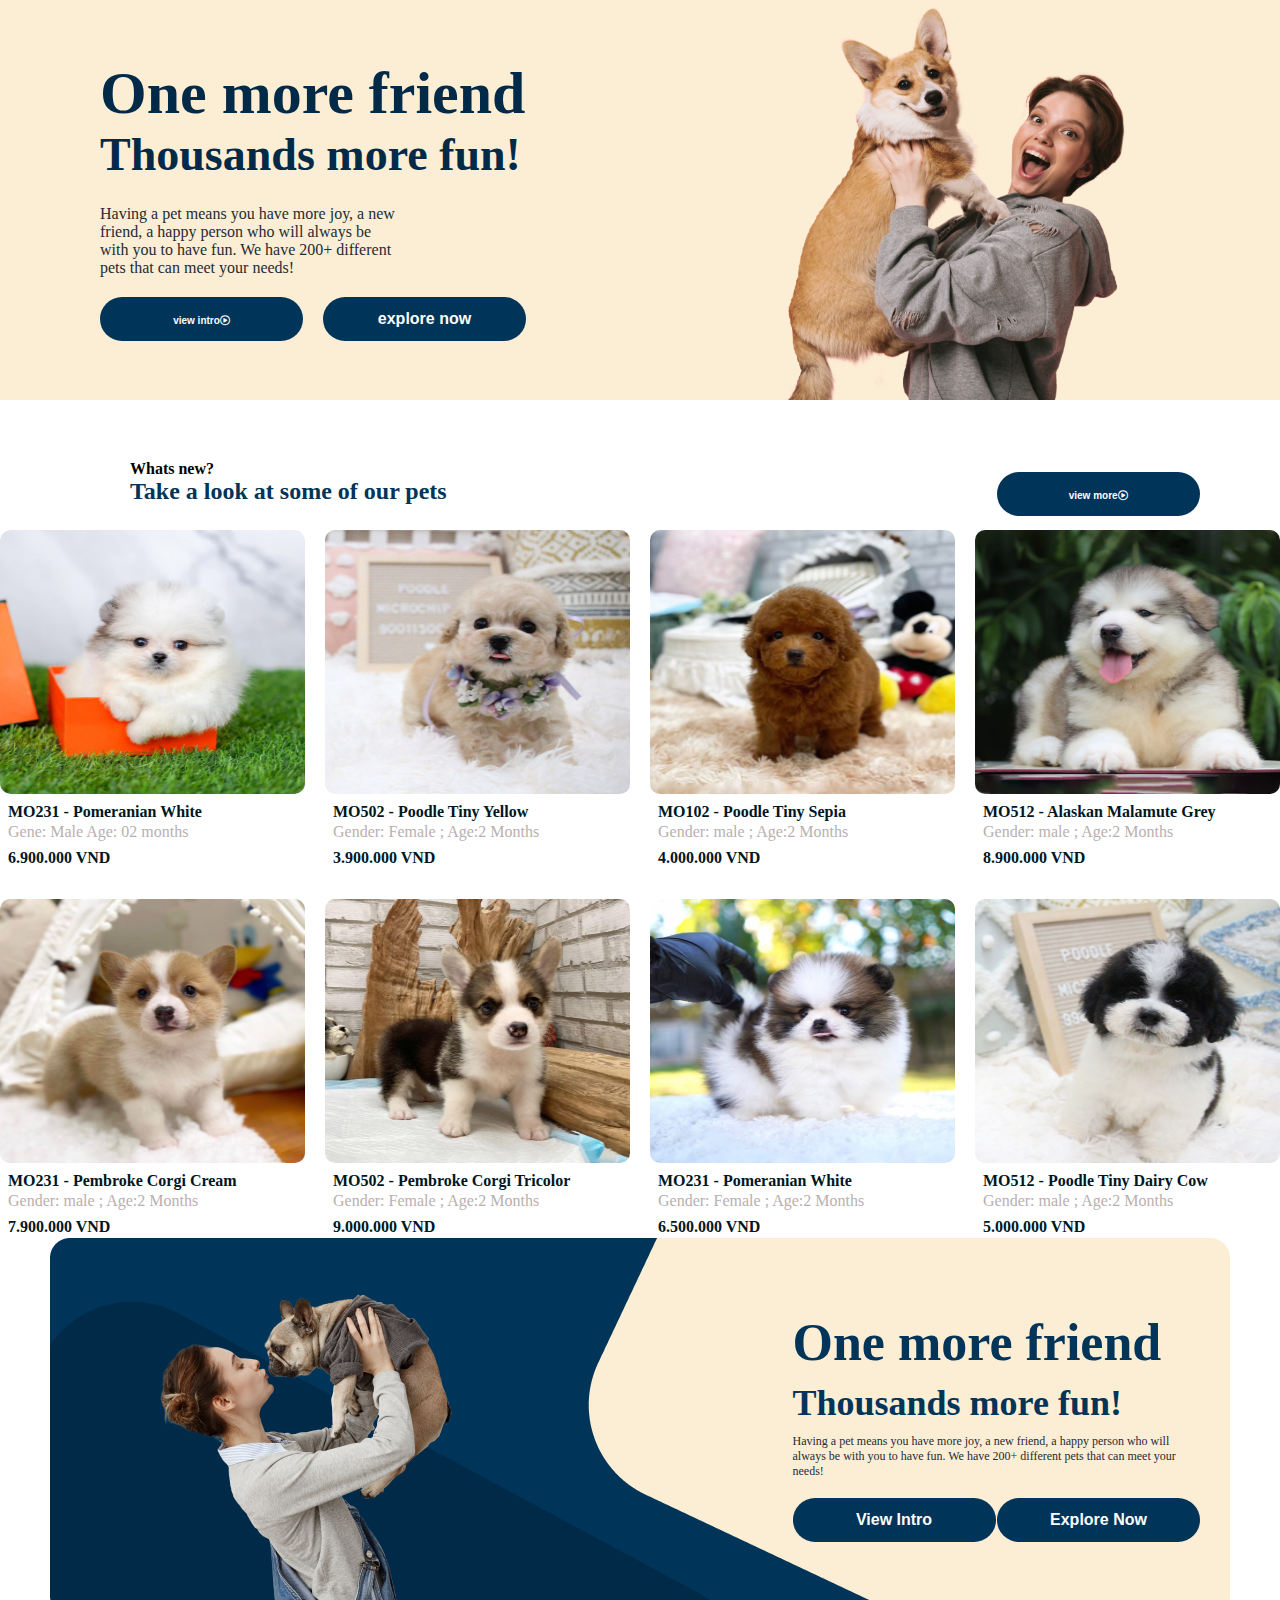
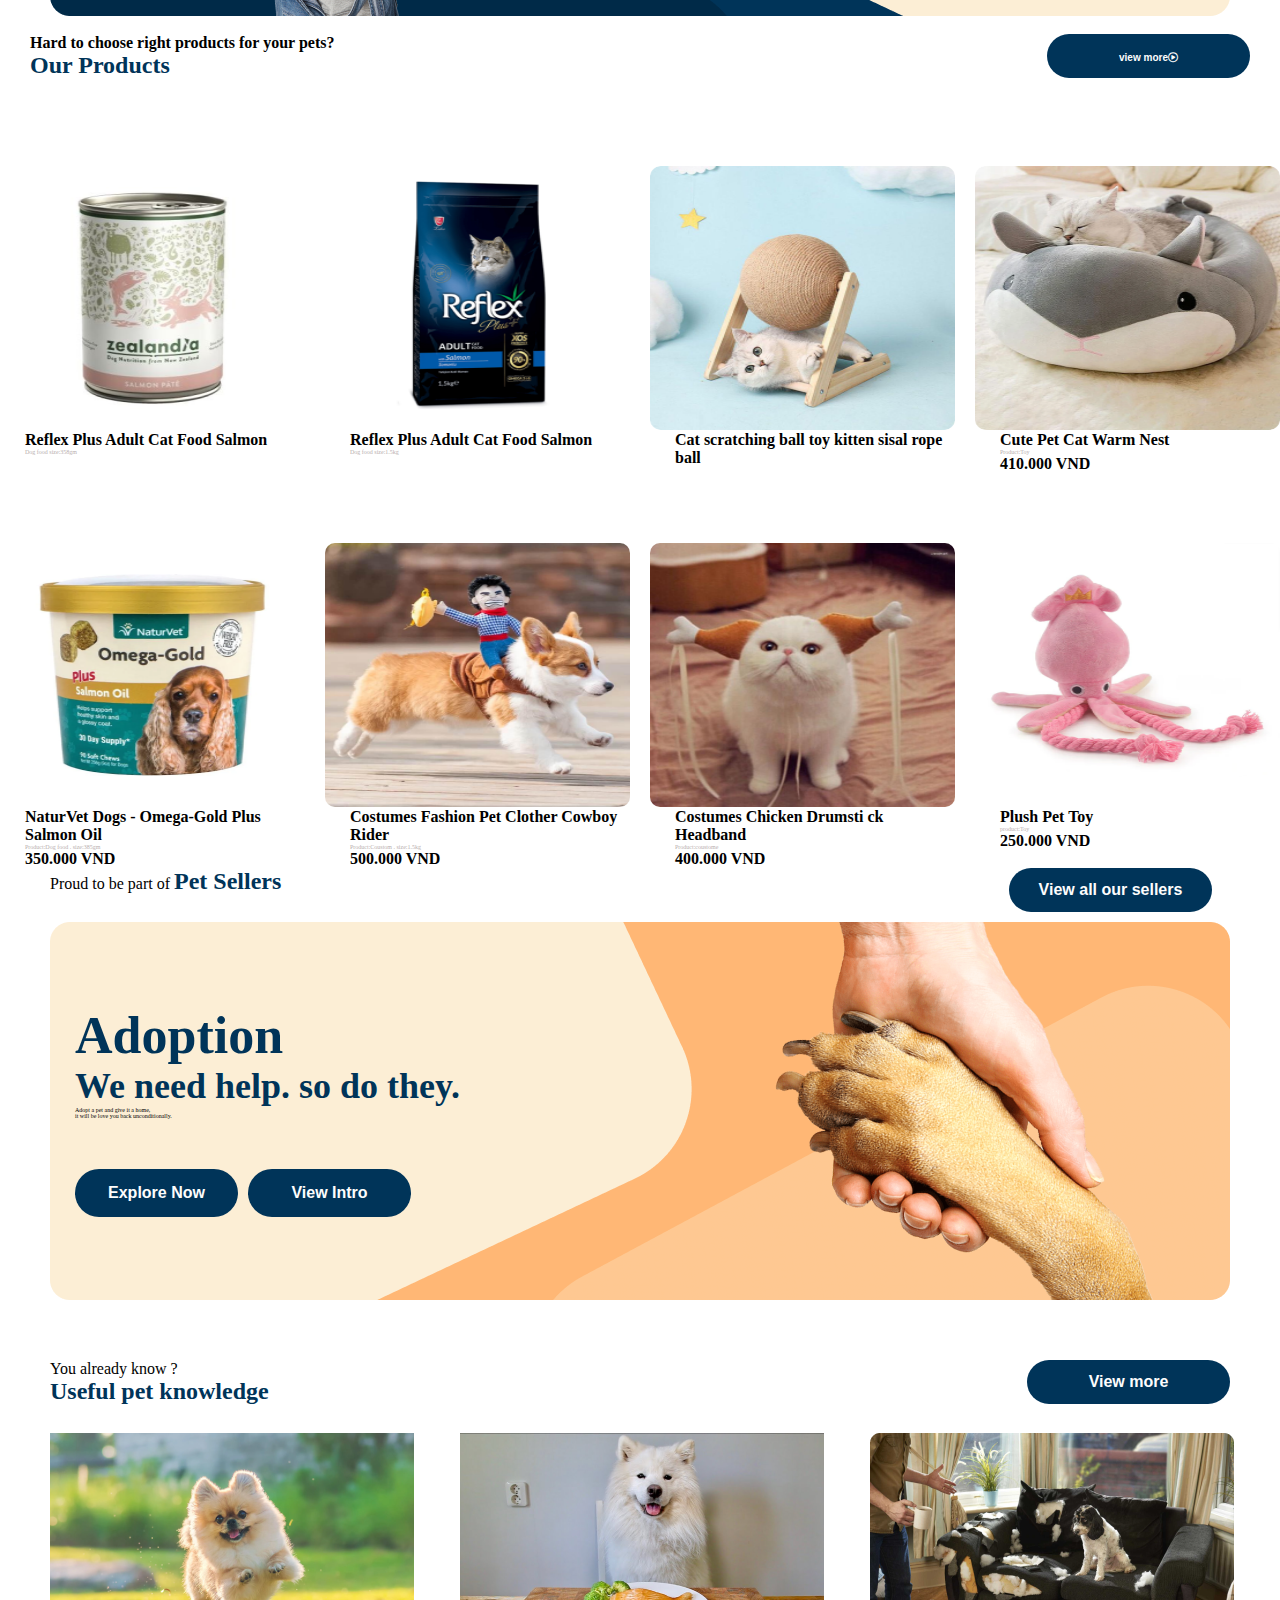
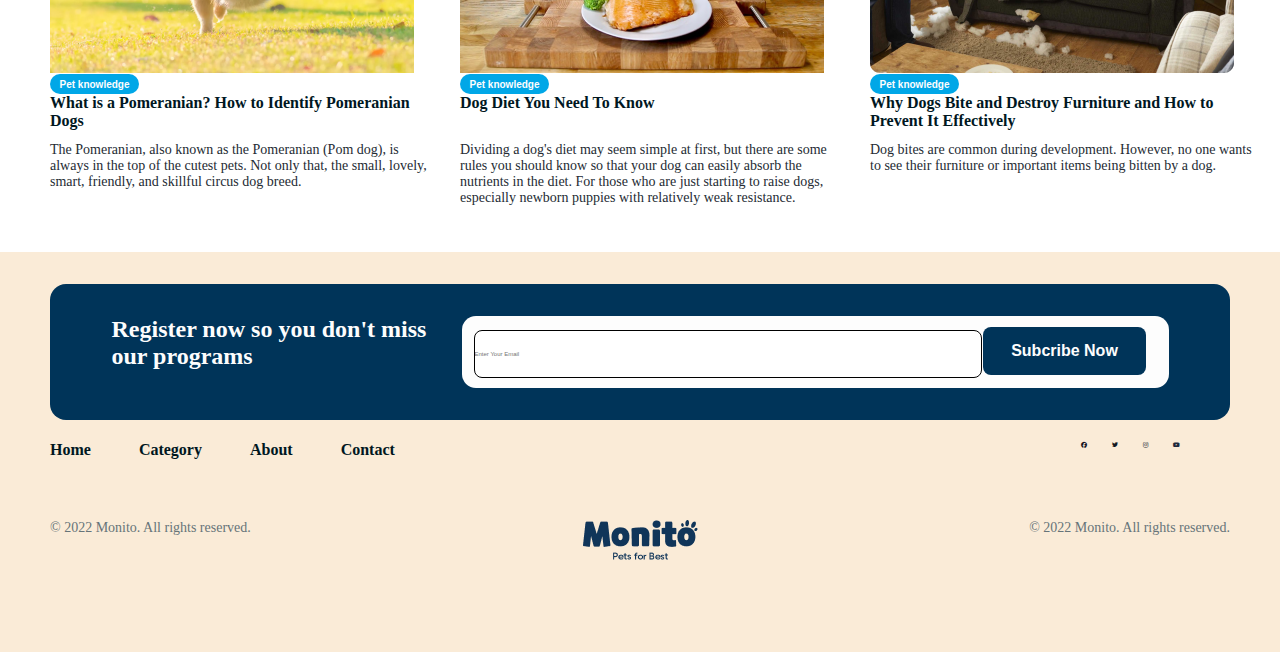
<file: index.html>
<!DOCTYPE html>
<html lang="en">
  <head>
    <meta charset="UTF-8" />
    <meta name="viewport" content="width=device-width, initial-scale=1.0" />
    <title>Monito</title>
    <link rel="stylesheet" href="./style.css" />
    <link
      rel="stylesheet"
      href="https://cdnjs.cloudflare.com/ajax/libs/font-awesome/6.7.2/css/all.min.css"
      integrity="sha512-Evv84Mr4kqVGRNSgIGL/F/aIDqQb7xQ2vcrdIwxfjThSH8CSR7PBEakCr51Ck+w+/U6swU2Im1vVX0SVk9ABhg=="
      crossorigin="anonymous"
      referrerpolicy="no-referrer"
    />
    <link
      rel="stylesheet"
      href="https://cdnjs.cloudflare.com/ajax/libs/font-awesome/6.7.2/css/all.min.css"
      integrity="sha512-Evv84Mr4kqVGRNSgIGL/F/aIDqQb7xQ2vcrdIwxfjThSH8CSR7PBEakCr51Ck+w+/U6swU2Im1vVX0SVk9ABhg=="
      crossorigin="anonymous"
      referrerpolicy="no-referrer"
    />
  </head>
  <body>
    <!-- <div class="nav">
      <div class="nav-logo">
        <img src="/image.png/monito.png" alt="main-logo" />
      </div>
      <ul>
        <li><a href="#">home</a></li>
        <li><a href="#">catagory</a></li>
        <li><a href="#">about</a></li>
        <li><a href="#">contact</a></li>
      </ul>
      <div class="search">
        <label for="search-box">
          <i class="fa-solid fa-magnifying-glass" style="color: #7a7882"></i
        ></label>
        <input
          type="search-box"
          name="search-box"
          id="search-box"
          placeholder="Search something here!"
        />
      </div>
      <a href="#"><button>join the community</button></a>
      <label for="country-select" class="country-img">
        <img src="/image.png/cuntry.logo.png" alt="country" />
      </label>
      <select name="country-select" id="country-select">
        <option value="VND">
          <span>VND</span>
        </option>
      </select>
    </div> -->
    <div class="container-main-wrapper">
      <div class="hero-section">
        <div class="hero-left">
          <h1>One more friend</h1>
          <h2>Thousands more fun!</h2>
          <p>
            Having a pet means you have more joy, a new friend, a happy person
            who will always be with you to have fun. We have 200+ different pets
            that can meet your needs!
          </p>
          <div class="hero-left-button">
            <a href="#"
              ><button>
                <span>view intro</span
                ><i class="fa-regular fa-circle-play"></i></button
            ></a>
            <a href="#"><button>explore now</button></a>
          </div>
        </div>
        <div class="hero-right">
          <img src="/monito.png/Group 1.png" alt="pet with human" />
        </div>
      </div>
    </div>
    <div class="pet-section">
      <div class="pet-left">
        <h4>Whats new?</h4>
        <h2>Take a look at some of our pets</h2>
      </div>
      <div class="pet-button">
        <a href="#"
          ><button>
            <span>view more</span
            ><i class="fa-regular fa-circle-play"></i></button
        ></a>
      </div>
    </div>
    <div class="pet-card">
      <div class="pet-img">
        <img src="/monito.png/image 1.png" alt="" />
        <p>MO231 - Pomeranian White</p>
        <span>Gene: Male Age: 02 months</span>
        <p>6.900.000 VND</p>
      </div>
      <div class="pet-img">
        <img src="/monito.png/image 2.png" alt="" />
        <p>MO502 - Poodle Tiny Yellow</p>
        <span>Gender: Female ; Age:2 Months</span>
        <p>3.900.000 VND</p>
      </div>
      <div class="pet-img">
        <img src="/monito.png/image 3.png" alt="" />
        <p>MO102 - Poodle Tiny Sepia</p>
        <span>Gender: male ; Age:2 Months</span>
        <p>4.000.000 VND</p>
      </div>
      <div class="pet-img">
        <img src="/monito.png/image 4.png" alt="" />
        <p>MO512 - Alaskan Malamute Grey</p>
        <span>Gender: male ; Age:2 Months</span>
        <p>8.900.000 VND</p>
      </div>
    </div>
    <div class="pet-card2">
      <div class="pet-card2-img1">
        <img src="/monito.png/image 5.png" alt="" />
        <p>MO231 - Pembroke Corgi Cream</p>
        <span>Gender: male ; Age:2 Months</span>
        <p>7.900.000 VND</p>
      </div>
      <div class="pet-card2-img2">
        <img src="/monito.png/image 6.png" alt="" />
        <p>MO502 - Pembroke Corgi Tricolor</p>
        <span>Gender: Female ; Age:2 Months</span>
        <p>9.000.000 VND</p>
      </div>
      <div class="pet-card2-img3">
        <img src="/monito.png/image 7.png" alt="" />
        <p>MO231 - Pomeranian White</p>
        <span>Gender: Female ; Age:2 Months</span>
        <p>6.500.000 VND</p>
      </div>
      <div class="pet-card2-img4">
        <img src="/monito.png/image 8.png" alt="" />
        <p>MO512 - Poodle Tiny Dairy Cow</p>
        <span>Gender: male ; Age:2 Months</span>
        <p>5.000.000 VND</p>
      </div>
    </div>
    <div class="banner">
      <div class="benner-right">
        <h1>One more friend</h1>
        <h2>Thousands more fun!</h2>
        <p>
          Having a pet means you have more joy, a new friend, a happy person who
          will always be with you to have fun. We have 200+ different pets that
          can meet your needs!
        </p>
        <div class="benner-button">
          <a href="#"><button>View Intro</button></a>
          <a href="#"><button>Explore Now</button></a>
        </div>
      </div>
    </div>
    <div class="product-section">
      <div class="product-left">
        <h4>Hard to choose right products for your pets?</h4>
        <h2>Our Products</h2>
      </div>
      <div class="product-button">
        <a href="#"
          ><button>
            <span>view more</span
            ><i class="fa-regular fa-circle-play"></i></button
        ></a>
      </div>
    </div>
    <div class="product-card">
      <div class="product-img1">
        <img src="/monito.png/product img1.png" alt="" />
        <p>Reflex Plus Adult Cat Food Salmon</p>
        <span>Dog food size:358gm</span>
      </div>
      <div class="product-img1">
        <img src="/monito.png/pro-img2.png" alt="" />
        <p>Reflex Plus Adult Cat Food Salmon</p>
        <span>Dog food size:1.5kg</span>
      </div>
      <div class="product-img1">
        <img src="/monito.png/pro-img3.png" alt="" />
        <p>Cat scratching ball toy kitten sisal rope ball</p>
      </div>
      <div class="product-img1">
        <img src="./monito.png/pro-img4.png" alt="" />
        <p>Cute Pet Cat Warm Nest</p>
        <span>Product:Toy</span>
        <p>410.000 VND</p>
      </div>
    </div>
    <div class="product-card">
      <div class="product-img1">
        <img src="/monito.png/pro2-img1.png" alt="" />
        <p>NaturVet Dogs - Omega-Gold Plus Salmon Oil</p>
        <span>Product:Dog food . size:385gm</span>
        <p>350.000 VND</p>
      </div>
      <div class="product-img1">
        <img src="/monito.png/pro2-img2.png" alt="" />
        <p>Costumes Fashion Pet Clother Cowboy Rider</p>
        <span>Product:Coustom . size:1.5kg</span>
        <p>500.000 VND</p>
      </div>
      <div class="product-img1">
        <img src="/monito.png/pro2-img3.png" alt="" />
        <p>Costumes Chicken Drumsti ck Headband</p>
        <span>Product:coustome</span>
        <p>400.000 VND</p>
      </div>
      <div class="product-img1">
        <img src="/monito.png/pro2-img4.png" alt="" />
        <p>Plush Pet Toy</p>
        <span>product:Toy</span>
        <p>250.000 VND</p>
      </div>
    </div>
    <div class="main-adframe">
      <div class="adframe">
        <p>Proud to be part of&nbsp;<span>Pet Sellers</span></p>
        <div class="ad-button"><button>View all our sellers</button></div>
      </div>
      <!-- <div class="all-adframe">
        <marquee behavior="" direction="">
          <img src="/image.png/pro2-img4.png" alt="" />
          <img src="/image.png/pro2-img4.png" alt="" />
          <img src="/image.png/pro2-img4.png" alt="" />
          <img src="/image.png/pro2-img4.png" alt="" />
          <img src="/image.png/pro2-img4.png" alt="" />
          <img src="/image.png/pro2-img4.png" alt="" />
          <img src="/image.png/pro2-img4.png" alt="" />
        </marquee>
      </div> -->
      <div class="export-banner">
        <div class="export-text">
          <h1>Adoption</h1>
          <h2>We need help. so do they.</h2>
          <p>Adopt a pet and give it a home,</p>
          <span>it will be love you back unconditionally.</span>
          <div class="export-button">
            <a href="#"><button class="bttn1">Explore Now</button></a>
            <a href="#"><button class="bttn2">View Intro</button></a>
          </div>
        </div>
      </div>
    </div>
    <div class="pet-knowldg">
      <div class="pet-knoldge-text">
        <h1>You already know ?</h1>
        <h2>Useful pet knowledge</h2>
      </div>
      <div class="pet-know-button">
        <a href="#"><button>View more</button></a>
      </div>
    </div>
    <div class="last-img-container">
      <div class="last-img1">
        <img src="/monito.png/last-img1.png" alt="" />
        <a href="#"><button class="last-img1-button">Pet knowledge</button></a>
        <h1>What is a Pomeranian? How to Identify Pomeranian Dogs</h1>
        <p>
          The Pomeranian, also known as the Pomeranian (Pom dog), is always in
          the top of the cutest pets. Not only that, the small, lovely, smart,
          friendly, and skillful circus dog breed.
        </p>
      </div>
      <div class="last-img2">
        <img src="/monito.png/last-img2.png" alt="" />
        <a href="#"><button class="last-img1-button">Pet knowledge</button></a>
        <h1>Dog Diet You Need To Know</h1>
        <p>
          Dividing a dog's diet may seem simple at first, but there are some
          rules you should know so that your dog can easily absorb the nutrients
          in the diet. For those who are just starting to raise dogs, especially
          newborn puppies with relatively weak resistance.
        </p>
      </div>
      <div class="last-img3">
        <img src="/monito.png/last-img3.png" alt="" />
        <a href="#"><button class="last-img1-button">Pet knowledge</button></a>
        <h1>
          Why Dogs Bite and Destroy Furniture and How to Prevent It Effectively
        </h1>
        <p>
          Dog bites are common during development. However, no one wants to see
          their furniture or important items being bitten by a dog.
        </p>
      </div>
    </div>
    <div class="buttom-container">
      <div class="last-frame">
        <div class="frame-left">
          <p>Register now so you don't miss our programs</p>
        </div>
        <div class="frame-right">
          <label for="search-box"></label>
          <input
            type="search-box"
            name="search-box"
            id="search-box"
            placeholder="Enter Your Email"
          />
          <a href="#"
            ><button class="frame-right-button">Subcribe Now</button></a
          >
        </div>
      </div>
      <div class="lst-container">
        <div class="container-list">
          <ul>
            <li><a href="#">Home</a></li>
            <li><a href="#">category</a></li>
            <li><a href="#">About</a></li>
            <li><a href="#">Contact</a></li>
          </ul>
          <div class="container-logo">
            <i class="fa-brands fa-facebook" style="color: #17141f"></i>
            <i class="fa-brands fa-twitter" style="color: #121821"></i>
            <i class="fa-brands fa-instagram" style="color: #252b37"></i>
            <i class="fa-brands fa-youtube" style="color: #1f2a3d"></i>
          </div>
        </div>
      </div>
      <div class="finish">
        <h4>© 2022 Monito. All rights reserved.</h4>
        <img src="/monito.png/monito.png" alt="" />
        <h3>© 2022 Monito. All rights reserved.</h3>
      </div>
    </div>
  </body>
</html>
</file>
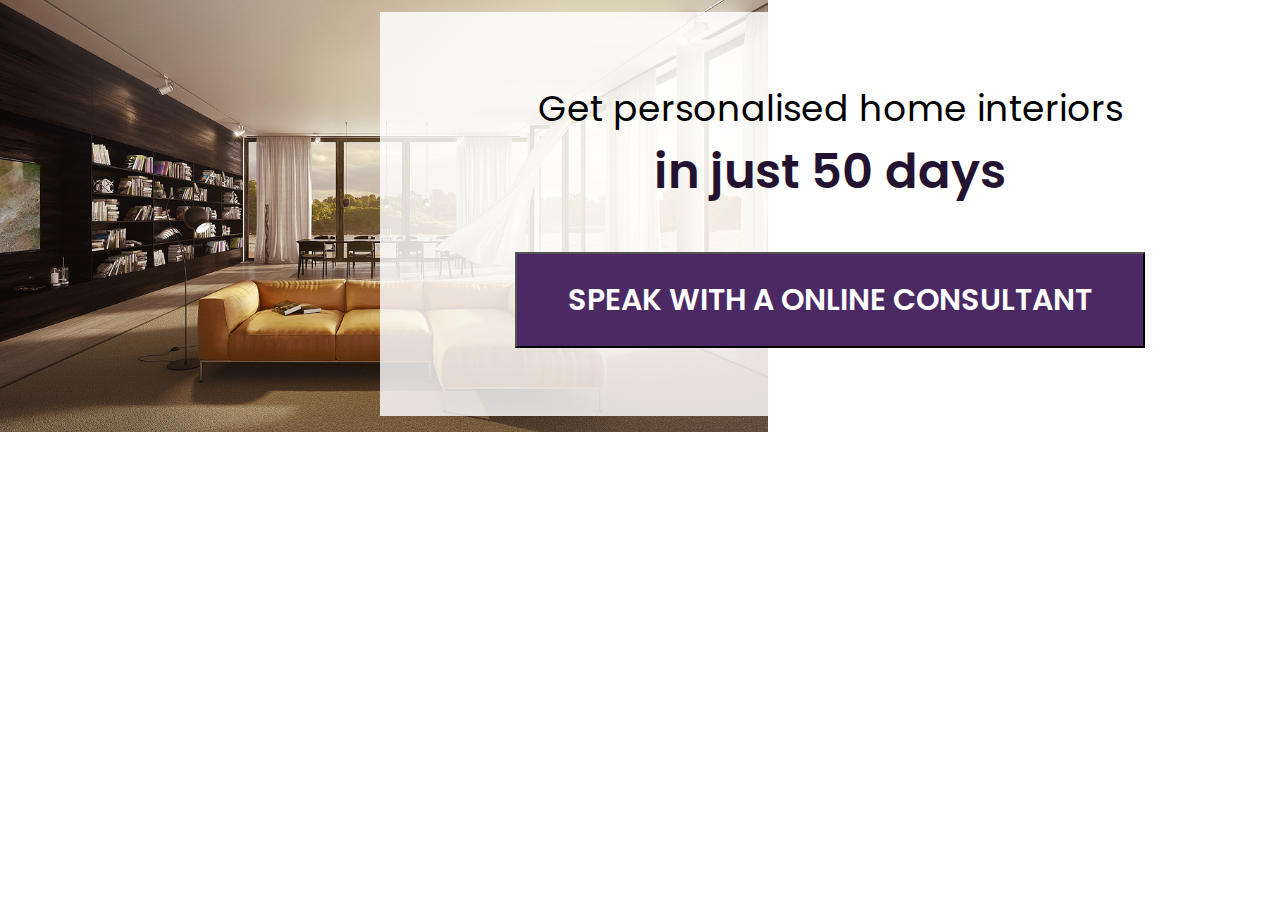
<file: new/index.html>
<!DOCTYPE html>
<html lang="en">
  <head>
    <meta charset="UTF-8" />
    <meta name="viewport" content="width=device-width, initial-scale=1.0" />
    <title>Document</title>
    <link rel="stylesheet" href="./style.css" />
  </head>
  <body>
    <div class="hero-main-container">
      <div class="image-container">
        <img src="./hero-main.png" />
      </div>
      <div class="details-container-main">
        <div class="wrapper">
          <div class="details-container">
            <p>Get personalised home interiors</p>
            <h1>in just 50 days</h1>
            <button>SPEAK WITH A ONLINE CONSULTANT</button>
          </div>
        </div>
      </div>
    </div>
  </body>
</html>
</file>
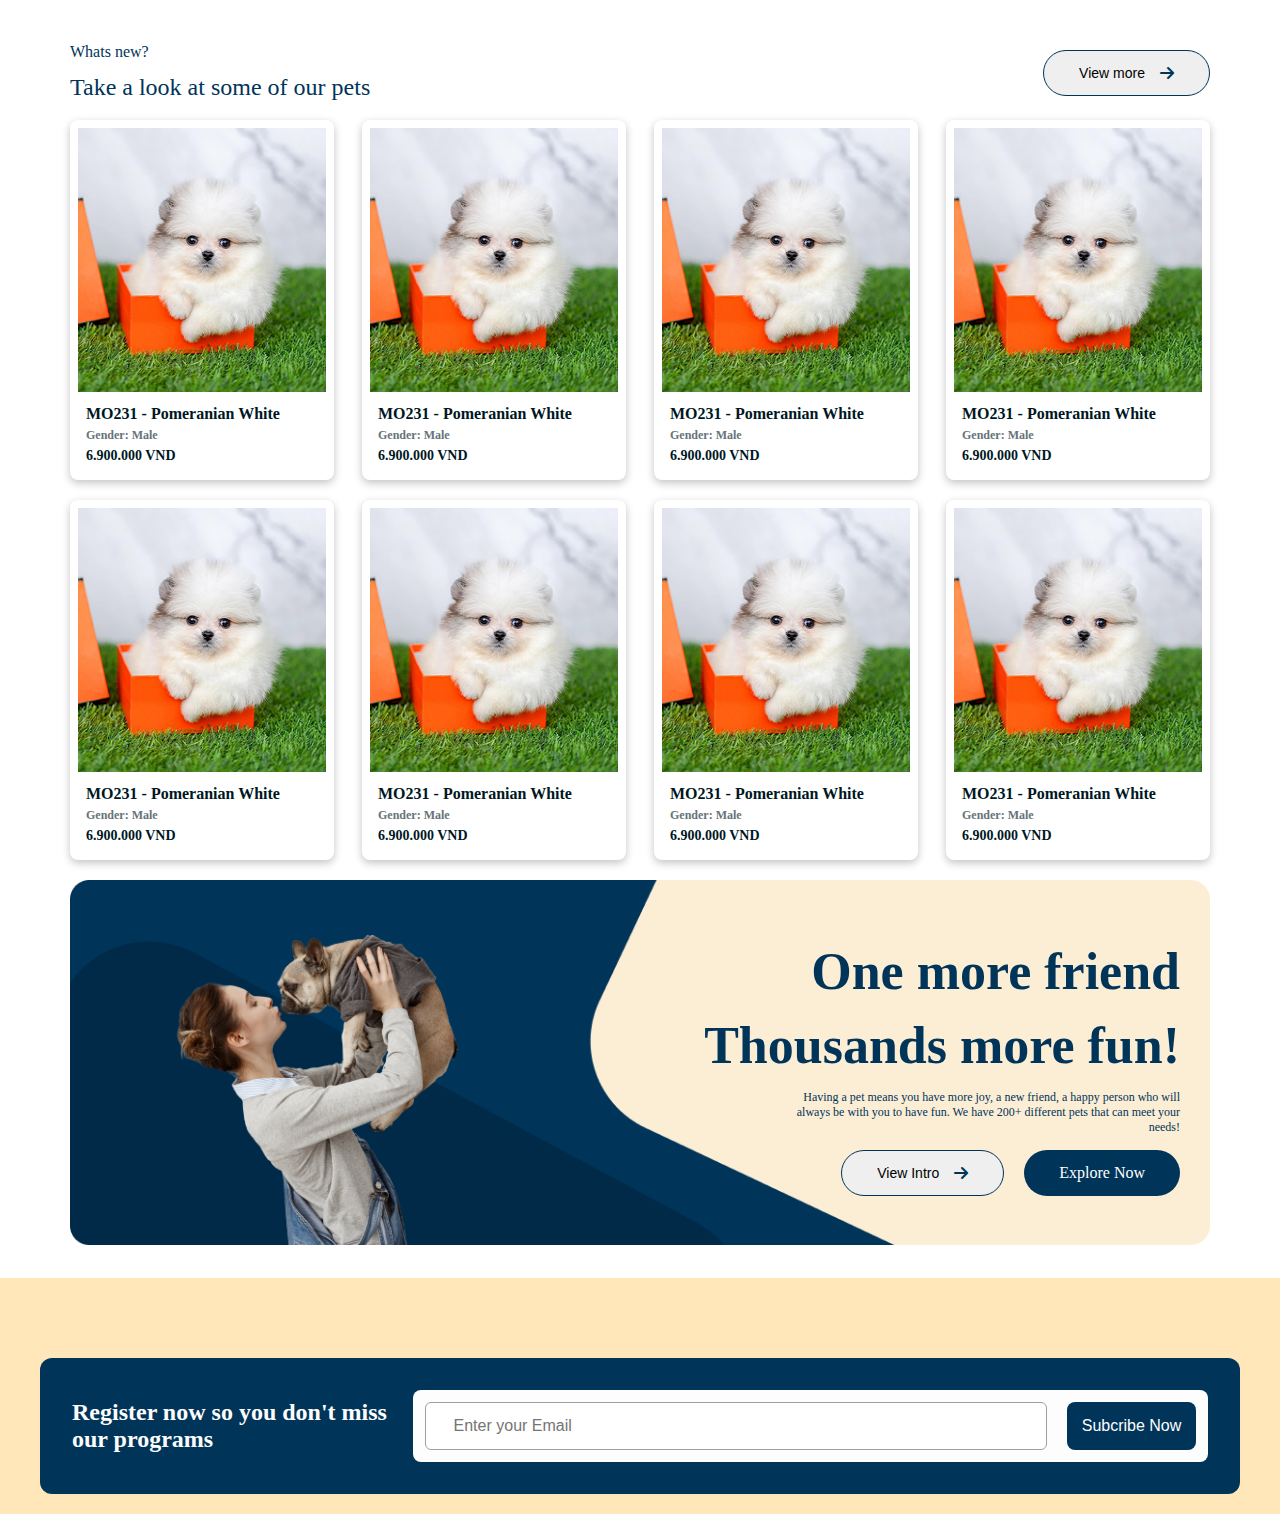
<file: figma.html>
<!DOCTYPE html>
<html lang="en">
  <head>
    <meta charset="UTF-8" />
    <meta name="viewport" content="width=device-width, initial-scale=1.0" />
    <title>Document</title>
    <link rel="stylesheet" href="./figma.css" />
    <link
      rel="stylesheet"
      href="https://cdnjs.cloudflare.com/ajax/libs/font-awesome/6.7.2/css/all.min.css"
      integrity="sha512-Evv84Mr4kqVGRNSgIGL/F/aIDqQb7xQ2vcrdIwxfjThSH8CSR7PBEakCr51Ck+w+/U6swU2Im1vVX0SVk9ABhg=="
      crossorigin="anonymous"
      referrerpolicy="no-referrer"
    />
  </head>
  <body>
    <div class="main-parent-wrapper-contained">
      <div class="first-card-container">
        <div class="top-header-container">
          <div class="left-container">
            <p class="qn-title">Whats new?</p>
            <p class="ans-title">Take a look at some of our pets</p>
          </div>
          <button class="view-more-button">
            <p class="button-text">View more</p>
            <i class="fa-solid fa-arrow-right icon-style"></i>
          </button>
        </div>
        <div class="cards-main-container">
          <div class="single-card">
            <img src="./test.png" />
            <div class="single-card-details">
              <h1 class="card-title">MO231 - Pomeranian White</h1>
              <p class="card-gender">Gender: Male</p>
              <p class="card-value">6.900.000 VND</p>
            </div>
          </div>
          <div class="single-card">
            <img src="./test.png" />
            <div class="single-card-details">
              <h1 class="card-title">MO231 - Pomeranian White</h1>
              <p class="card-gender">Gender: Male</p>
              <p class="card-value">6.900.000 VND</p>
            </div>
          </div>
          <div class="single-card">
            <img src="./test.png" />
            <div class="single-card-details">
              <h1 class="card-title">MO231 - Pomeranian White</h1>
              <p class="card-gender">Gender: Male</p>
              <p class="card-value">6.900.000 VND</p>
            </div>
          </div>
          <div class="single-card">
            <img src="./test.png" />
            <div class="single-card-details">
              <h1 class="card-title">MO231 - Pomeranian White</h1>
              <p class="card-gender">Gender: Male</p>
              <p class="card-value">6.900.000 VND</p>
            </div>
          </div>
          <div class="single-card">
            <img src="./test.png" />
            <div class="single-card-details">
              <h1 class="card-title">MO231 - Pomeranian White</h1>
              <p class="card-gender">Gender: Male</p>
              <p class="card-value">6.900.000 VND</p>
            </div>
          </div>
          <div class="single-card">
            <img src="./test.png" />
            <div class="single-card-details">
              <h1 class="card-title">MO231 - Pomeranian White</h1>
              <p class="card-gender">Gender: Male</p>
              <p class="card-value">6.900.000 VND</p>
            </div>
          </div>
          <div class="single-card">
            <img src="./test.png" />
            <div class="single-card-details">
              <h1 class="card-title">MO231 - Pomeranian White</h1>
              <p class="card-gender">Gender: Male</p>
              <p class="card-value">6.900.000 VND</p>
            </div>
          </div>
          <div class="single-card">
            <img src="./test.png" />
            <div class="single-card-details">
              <h1 class="card-title">MO231 - Pomeranian White</h1>
              <p class="card-gender">Gender: Male</p>
              <p class="card-value">6.900.000 VND</p>
            </div>
          </div>
        </div>
      </div>
      <div class="one-more-friend-section">
        <div class="one-more-content-container">
          <h1 class="one-more-header">One more friend</h1>
          <h1 class="one-more-sub-header-text">Thousands more fun!</h1>
          <p class="one-more-paragraph-text">
            Having a pet means you have more joy, a new friend, a happy person
            who will always be with you to have fun. We have 200+ different pets
            that can meet your needs!
          </p>
          <div class="button-wrapper-container">
            <button class="view-more-button">
              <p class="button-text">View Intro</p>
              <i class="fa-solid fa-arrow-right icon-style"></i>
            </button>
            <button class="explore-now-button">Explore Now</button>
          </div>
        </div>
      </div>
    </div>
    <div class="footer-wrapper">
      <div class="footer">
        <div class="register-email-container">
          <h1 class="registration-text">
            Register now so you don't miss our programs
          </h1>
          <div class="registration-input-box">
            <input placeholder="Enter your Email" />
            <button class="subscribe-button">Subcribe Now</button>
          </div>
        </div>
        <div></div>
        <div></div>
        <div></div>
      </div>
    </div>
  </body>
</html>
</file>
<file: style.css>
* {
  margin: 0;
  padding: 0;
  box-sizing: border-box;
  font-size: 62.5%;
}

/* 1rem=16px  (font-soze:100%) */
/* 1rem=10px  (font-soze:62.5%) */
/* width=19px (font-size:1.9rem) */


body {
  height: 100%;
  width: 100%;
}
.nav {
  height: 100px;
  width: 100%;
  display: flex;
  justify-content: center;
  align-items: center;
  background-color: #fceed5;
  position: fixed;
}

.nav ul {
  display: flex;
  justify-content: center;
  align-items: center;
  gap: 48px;
  list-style: none;
}
.nav a {
  text-decoration: none;
  text-transform: capitalize;
  font-size: 16px;
  line-height: 24px;
  font-weight: 700;
  color: #003459;
}
.search {
  background-color: #fdfdfd;
  width: 280px;
  height: 44px;
  display: flex;
  align-items: center;
  justify-content: start;
  gap: 12px;
  border-radius: 46px;
  padding-left: 16px;
  margin-left: 36px;
  margin-right: 14px;
}
.search label i {
  font-size: 20px;
  color: #d4c9c9;
}
.search input {
  width: 100%;
  height: 44px;
  border-radius: 46px;
  border: none;
}
.nav-logo {
  margin-right: 46px;
}
button {
  height: 44px;
  width: 203px;
  border-radius: 57px;
  background-color: #003459;
  border: none;
  color: #fdfdfd;
  font-weight: 700;
  font-size: 16px;
  cursor: pointer;
}
button:hover {
  text-decoration: transparent;
  background-color: #fff2af;
  /* font-size: large; */
  /* font-weight: 900; */
  color: black;
  /* height: 50px;
    width: 200px; */
}
.country-img {
  margin-top: 5px;
  margin-left: 14px;
}
.nav select {
  color: #003459;
  border: none;
  background: none;
  font-size: 16px;
  font-weight: 500;
}
.hero-section {
  width: 100%;
  max-width: 1440px;
  margin: auto;
  /* height: 595px; */
}
.hero-left h1 {
  font-size: 60px;
  font-weight: 800;
  color: #002a48;
}
.hero-left h2 {
  font-size: 46px;
  font-weight: 700;
  color: #002a48;
}
.hero-left p {
  font-size: 16px;
  font-weight: 500;
  margin-top: 24px;
  color: #242b33;
  flex-direction: column;
  width: 300px;
}
.hero-section {
  width: 100%;
  height: 400px;
  display: flex;
}

.container-main-wrapper {
  background-color: #fceed5;
  height: 100%;
  width: 100%;
}
.hero-left {
  height: 100%;
  display: flex;
  flex-direction: column;
  justify-content: center;
  align-items: start;
  width: 50%;
  padding-left: 100px;
  /* margin-right: 300px; */
}

.hero-right {
  width: 50%;
}

.hero-right img {
  width: 100%;
  height: 100%;
}
.hero button {
  /* font-weight: 500; */
  display: flex;
  gap: 20px;
}
.hero button i {
  font-weight: 500;
}

.hero-left-button {
  display: flex;
  gap: 20px;
  margin-top: 20px;
}
.pet-section {
  height: 60px;
  width: 100%;
  /* background-color: #242b33; */
  display: flex;
  justify-content: start;
  align-items: start;
}
.pet-left h4 {
  font-size: 16px;
  font-weight: 500px;
  margin-top: 60px;
  margin-left: 130px;
  color: #000000;
}
.pet-left h2 {
  font-size: 24px;
  font-weight: 700;
  margin-left: 130px;
  color: #003459;
}
.pet-button {
  padding-top: 72px;
  padding-left: 550px;
}
.pet-card {
  display: grid;
  grid-template-columns: 1fr 1fr 1fr 1fr;
  /* padding-left: 30px; */
  max-width: 1400px;
  padding-top: 70px;
  grid-gap: 20px;
  margin: auto;
}
.pet-card img {
  height: 264px;
  /* width: 264px; */
  width: 100%;
  border-radius: 10px;
}
.pet-img p {
  width: 264px;
  height: 10px;
  padding: 8px 8px 20px 8px;
  gap: 16px;
  opacity: 0px;
  font-size: 16px;
  font-weight: 700;
  color: #00171f;
  gap: 4px;
}
.pet-img span {
  padding-left: 8px;
  font-size: 16px;
  font-weight: 400;
  color: #b9afaf;
}
.pet-img1 {
  height: 264px;
  width: 264px;
  max-width: 100%;
  border-radius: 10px;
}
.pet-img1 p {
  width: 264px;
  height: 10px;
  padding: 8px 8px 20px 8px;
  gap: 16px;
  opacity: 0px;
  font-size: 16px;
  font-weight: 700;
  background-color: ;
  color: #00171f;
  gap: 4px;
}
.pet-img1 span {
  padding-left: 8px;
  font-size: 16px;
  font-weight: 400;
  color: #b9afaf;
}
.pet-img2 {
  height: 264px;
  width: 264px;
  max-width: 100%;
  border-radius: 10px;
}
.pet-img2 p {
  width: 264px;
  height: 10px;
  padding: 8px 8px 20px 8px;
  gap: 16px;
  opacity: 0px;
  font-size: 16px;
  font-weight: 700;
  background-color: ;
  color: #00171f;
  gap: 4px;
}
.pet-img2 span {
  padding-left: 8px;
  font-size: 16px;
  font-weight: 400;
  color: #b9afaf;
}
.pet-img3 {
  height: 264px;
  width: 264px;
  max-width: 100%;
  border-radius: 10px;
}
.pet-img3 p {
  width: 264px;
  height: 10px;
  padding: 8px 8px 20px 8px;
  gap: 16px;
  opacity: 0px;
  font-size: 16px;
  font-weight: 700;
  color: #00171f;
  gap: 4px;
}
.pet-img3 span {
  padding-left: 8px;
  font-size: 16px;
  font-weight: 400;
  color: #b9afaf;
}
.pet-card2 {
  display: grid;
    grid-template-columns: 1fr 1fr 1fr 1fr;
    /* padding-left: 30px; */
    max-width: 1400px;
    padding-top: 30px;
    grid-gap: 20px;
    margin: auto;
}
.pet-card2 img {
  height: 264px;
  /* width: 264px; */
  /* max-width: ; */
  width: 100%;
  border-radius: 10px;
}
.pet-card2-img1 p {
  width: 264px;
  height: 10px;
  padding: 8px 8px 20px 8px;
  gap: 16px;
  opacity: 0px;
  font-size: 16px;
  font-weight: 700;
  color: #00171f;
  gap: 4px;
}
.pet-card2-img1 span {
  padding-left: 8px;
  font-size: 16px;
  font-weight: 400;
  color: #b9afaf;
}
.pet-card2-img2 {
  /* height: 264px; */
  /* width: 264px; */
  max-width: 100%;
  border-radius: 10px;
}
.pet-card2-img2 span {
  padding-left: 8px;
  font-size: 16px;
  font-weight: 400;
  color: #b9afaf;
}
.pet-card2-img2 p {
  /* width: 264px; */
  height: 10px;
  padding: 8px 8px 20px 8px;
  gap: 16px;
  opacity: 0px;
  font-size: 16px;
  font-weight: 700;
  color: #00171f;
  gap: 4px;
}
.pet-card2-img3 {
  height: 264px;
  /* width: 264px; */
  max-width: 100%;
  border-radius: 10px;
}
.pet-card2-img3 p {
  /* width: 264px; */
  height: 10px;
  padding: 8px 8px 20px 8px;
  gap: 16px;
  opacity: 0px;
  font-size: 16px;
  font-weight: 700;
  color: #00171f;
  gap: 4px;
}
.pet-card2-img3 span {
  padding-left: 8px;
  font-size: 16px;
  font-weight: 400;
  color: #b9afaf;
}
.pet-card2-img4 {
  height: 264px;
  /* width: 264px; */
  max-width: 100%;
  border-radius: 10px;
}
.pet-card2-img4 p {
  /* width: 264px; */
  height: 10px;
  padding: 8px 8px 20px 8px;
  gap: 16px;
  opacity: 0px;
  font-size: 16px;
  font-weight: 700;
  color: #00171f;
  gap: 4px;
}
.pet-card2-img4 span {
  padding-left: 8px;
  font-size: 16px;
  font-weight: 400;
  color: #b9afaf;
}

.banner {
  height: 378px;
  width: 1180px;
  max-width: 100%;
  background: url(/monito.png/banner.png.png);
  height: 378px;
  width: 1180px;
  max-width: 100%;
  background-size: cover;
  margin: auto;
  display: flex;
  justify-content: flex-end;
  align-items: center;
  padding-right: 30px;
}
.benner-right h1 {
  font-size: 52px;
  font-weight: 800;
  color: #003459;
}
.benner-right h2 {
  font-size: 36px;
  font-weight: 700;
  color: #003459;
}
.benner-right p {
  height: 54px;
  width: 394px;
  font-size: 12px;
  font-weight: 500;
  color: #242b33;
}
.benner-right {
  /* margin-left: 700px; */
  display: flex;
  justify-content: flex-start;
  align-items: flex-start;
  flex-direction: column;
  gap: 10px;
}
.product-section {
  height: 80px;
  width: 100%;
  /* background-color: #242b33; */
  display: flex;
  justify-content: space-between;
  align-items: center;
  gap: 10px;
  padding-inline: 30px;
  max-width: 1400px;
  margin: auto;
}
.product-left h4 {
  font-size: 16px;
  font-weight: 500px;
  /* margin-top: 60px;
    margin-left: 130px; */
  color: #000000;
}
.product-left h2 {
  font-size: 24px;
  font-weight: 700;
  /* margin-left: 130px; */
  color: #003459;
}
.product-button {
  /* padding-top: 72px;
    padding-left: 550px; */
}
.product-card img {
  height: 264px;
  width: 100%;
  border-radius: 10px;
}

/* .main-adframe img{
    width: 100%;
    height: 264px;
  } */
.product-img2 {
  height: 264px;
  /* width: 264px; */
  border-radius: 10px;
}
.product-img3 {
  height: 264px;
  /* width: 264px; */
  border-radius: 10px;
}
.product-img4 {
  height: 264px;
  /* width: 264px; */
  border-radius: 10px;
}
.product-card {
  display: grid;
  grid-template-columns: 1fr 1fr 1fr 1fr;
  /* height: 446px; */
  width: 100%;
  margin-top: 70px;
  grid-gap: 20px;
}
.product-img1 p {
  font-size: 16px;
  font-weight: 700;
  margin-left: 25px;
}
.product-img1 span {
  color: #b9afaf;
  margin-left: 25px;
}
.product-img2 p {
  font-size: 16px;
  font-weight: 700;
  color: #00171f;
}
.product-img3 p {
  font-size: 16px;
  font-weight: 700;
  color: #00171f;
}
.product-img4 p {
  font-size: 16px;
  font-weight: 700;
  color: #00171f;
}
.product-img4 span {
  color: #b9afaf;
}
.product-card2 {
  display: grid;
  grid-template-columns: 1fr 1fr 1fr 1fr;
  /* height: 446px; */
  width: 100%;
}
.pro2-img1 p {
  font-size: 16px;
  font-weight: 700;
  color: #00171f;
  margin-left: 50px;
  /* width: 200px; */
}
.pro2-img1 span {
  color: #b9afaf;
  margin-left: 50px;
}
.pro2-img2 p {
  font-size: 16px;
  font-weight: 700;
  color: #00171f;
  margin-left: 50px;
  width: 200px;
}
.pro2-img2 span {
  color: #b9afaf;
  margin-left: 50px;
}
.pro2-img3 p {
  font-size: 16px;
  font-weight: 700;
  color: #00171f;
  margin-left: 50px;
  width: 200px;
}
.pro2-img3 span {
  color: #b9afaf;
  margin-left: 50px;
}
.adframe {
  display: flex;
  justify-content: space-between;
}
.adframe p {
  font-size: 16px;
  font-weight: 500;
  color: #000000;
  margin-left: 50px;
}
.adframe span {
  font-size: 24px;
  font-weight: 700;
  color: #003459;
}
.ad-button {
  cursor: pointer;
  height: 44px;
  width: 201px;
  margin-right: 70px;
}
.export-text h1 {
  font-size: 52px;
  font-weight: 800;
  color: #003459;
}
.export-text h2 {
  font-size: 36px;
  font-weight: 700;
  color: #003459;
}
.export-text p span {
  font-size: 12px;
  font-weight: 500;
  width: 394px;
  height: 36px;
}
.export-banner {
  background: url("/monito.png/export-img.png") no-repeat;
  height: 378px;
  width: 1180px;
  max-width: 100%;
  background-size: cover;
  margin: auto;
  margin-top: 10px;
  display: flex;
  justify-content: flex-start;
  align-items: center;
  padding-left: 25px;
}
.export-text {
  max-width: 100%;
  width: 500px;
}
.export-button {
  display: flex;
  gap: 10px;
  height: 48px;
  /* width: 163px; */
  margin-top: 50px;
}
.bttn1 {
  height: 48px;
  width: 163px;
}
.bttn2 {
  height: 48px;
  width: 163px;
}
.pet-knoldge-text h1 {
  font-size: 16px;
  font-weight: 500;
  color: #000000;
}
.pet-knoldge-text h2 {
  font-size: 24px;
  font-weight: 700;
  color: #003459;
}
.pet-knowldg {
  display: flex;
  justify-content: space-between;
  margin-top: 60px;
}
.pet-knoldge-text {
  margin-left: 50px;
}
.pet-know-button {
  margin-right: 50px;
}
.last-img-container {
  display: grid;
  grid-template-columns: 1fr 1fr 1fr;
}
.last-img1-button {
  height: 20px;
  width: 89px;
  background-color: #00a7e7;
  border-radius: 28px;
  font-size: 10px;
  font-weight: 700;
  color: #fdfdfd;
}
.last-img1 h1 {
  width: 384px;
  height: 48px;
  font-size: 16px;
  font-weight: 700;
  color: #00171f;
}
.last-img1 p {
  height: 60px;
  width: 384px;
  font-size: 14px;
  font-weight: 400;
  color: #242b33;
}
.last-img2 h1 {
  width: 384px;
  height: 48px;
  font-size: 16px;
  font-weight: 700;
  color: #00171f;
}
.last-img2 p {
  height: 60px;
  width: 384px;
  font-size: 14px;
  font-weight: 400;
  color: #242b33;
}
.last-img3 h1 {
  width: 384px;
  height: 48px;
  font-size: 16px;
  font-weight: 700;
  color: #00171f;
}
.last-img3 p {
  height: 60px;
  width: 384px;
  font-size: 14px;
  font-weight: 400;
  color: #242b33;
}
.last-img-container {
  margin-top: 28px;
  margin-left: 50px;
}
.last-frame {
  display: flex;
  align-items: center;
  justify-content: center;
  background-color: #003459;
  height: 136px;
  width: 1180px;
  max-width: 100%;
  border-radius: 16px;
  margin: auto;
}
.buttom-container {
  height: 400px;
  width: 100%;
  background-color: antiquewhite;
  padding-top: 32px;
  margin-top: 50px;
}
.frame-left {
  width: 350px;
  height: 72px;
}
.frame-left p {
  font-size: 24px;
  font-weight: 700;
  color: #fdfdfd;
}
.frame-right {
  background-color: #fdfdfd;
  width: 707px;
  height: 72px;
  border-radius: 14px;
  gap: 12px;
}
.frame-right input {
  height: 48px;
  width: 508px;
  border: 1px solid black;
  border-radius: 8px;
  margin-top: 14px;
  margin-left: 12px;
}
.frame-right-button {
  height: 48px;
  width: 163px;
  border-radius: 8px;
}
.lst-container {
  width: 1180px;
  max-width: 100%;
  height: 50px;
  display: flex;
  justify-content: space-between;
  align-items: center;
}
.container-list ul {
  display: flex;
  justify-content: start;
  align-items: center;
  gap: 48px;
  list-style: none;
  margin-left: 50px;
  margin-top: 10px;
}
.container-list {
  display: flex;
  justify-content: space-between;
  align-items: center;
  width: 1180px;
  max-width: 100%;
}
.container-list a {
  text-decoration: none;
  text-transform: capitalize;
  font-size: 16px;
  line-height: 24px;
  font-weight: 700;
  color: #00171f;
}
.container-logo {
  display: flex;
  justify-content: end;
  align-items: center;
  gap: 25px;
}
.finish {
  display: flex;
  justify-content: space-between;
  margin-top: 50px;
}
.finish h4 {
  font-size: 14px;
  font-weight: 500;
  color: #667479;
  margin-left: 50px;
}
.finish h3 {
  font-size: 14px;
  font-weight: 500;
  color: #667479;
  margin-right: 50px;
}
</file>
<file: new/style.css>
@import url('https://fonts.googleapis.com/css2?family=Inter:ital,opsz,wght@0,14..32,100..900;1,14..32,100..900&family=Poppins:ital,wght@0,100;0,200;0,300;0,400;0,500;0,600;0,700;0,800;0,900;1,100;1,200;1,300;1,400;1,500;1,600;1,700;1,800;1,900&family=Roboto:ital,wght@0,100;0,300;0,400;0,500;0,700;0,900;1,100;1,300;1,400;1,500;1,700;1,900&display=swap');
* {
  margin: 0px;
  padding: 0px;
  font-size: 62.5%;
  box-sizing: border-box;
}

.hero-main-container {
  display: flex;
  justify-content: center;
  align-items: center;
  /* background-color: antiquewhite; */
}
.image-container {
  width: 60%;
}

.details-container-main {
  position: relative;
  width: 40%;
}
.image-container img {
  width: 100%;
  height: 100%;
}

.details-container-main .wrapper {
  position: absolute;
  width: 900px;
  height: 404px;
  background: rgba(255, 255, 255, 0.82);
  right: 0;
  bottom: -200px;
  display: flex;
  justify-content: center;
  align-items: center;
}

.details-container {
  display: flex;
  flex-direction: column;
  justify-content: center;
  align-items: center;
  /* padding: 77px 159px; */
}

.details-container p {
  color: #000;
  font-family: Poppins;
  font-size: 36px;
  font-style: normal;
  font-weight: 400;
  line-height: normal;
}

.details-container h1 {
  color: #241330;
  font-family: Poppins;
  font-size: 48px;
  font-style: normal;
  font-weight: 600;
  line-height: normal;
}

.details-container button {
  color: #fff;
  font-family: Poppins;
  font-size: 30px;
  font-style: normal;
  font-weight: 600;
  line-height: normal;
  background: #4b2a63;
  /* max-width: 630px; */
  width: 630px;
  /* width: 100%; */
  height: 96px;
  /* flex-shrink: 0; */
  display: flex;
  justify-content: center;
  align-items: center;
  margin-top: 44px;
}
</file>
<file: figma.css>
* {
  margin: 0;
  padding: 0;
  box-sizing: border-box;
  font-size: 62.5%;
}

.main-parent-wrapper-contained {
  max-width: 1200px;
  width: 100%;
  margin: auto;
  padding: 20px 30px;
}

.view-more-button {
  display: flex;
  justify-content: center;
  align-items: center;
  border: 1.5px solid #003459;
  outline: none;
  border-radius: 5.7rem;
  padding: 14px 35px;
  gap: 15px;
  cursor: pointer;
}

.view-more-button .button-text {
  font-size: 14px;
  font-weight: 500;
  counter-reset: #003459;
}

.first-card-container {
  width: 100%;
  height: 100%;
  display: flex;
  flex-direction: column;
  gap: 15px;
  padding: 20px 0px;
}

.first-card-container .top-header-container {
  display: flex;
  justify-content: space-between;
  width: 100%;
  align-items: center;
  gap: 20px;
}

.first-card-container .top-header-container .left-container {
  display: flex;
  flex-direction: column;
  gap: 5px;
  justify-content: flex-start;
  align-items: flex-start;
}

.left-container .qn-title {
  font-family: "SVN-Gilroy";
  font-size: 16px;
  font-weight: 500;
  line-height: 24px;
  color: #003459;
}

.left-container .ans-title {
  font-size: 24px;
  font-family: "SVN-Gilroy";
  font-weight: 700px;
  line-height: 36px;
  color: #003459;
}

.icon-style {
  font-size: 16px;
  color: #003459;
}
.cards-main-container {
  /* display: grid; */
  /* grid-template-columns: 1fr 1fr 1fr 1fr; */
  display: flex;
  justify-content: space-between;
  flex-wrap: wrap;
  gap: 20px;
  /* grid-template-columns: repeat(auto-fit); */
  /* grid-template-columns: repeat(auto-fit, minmax(264px, 1fr)); */
}

.single-card {
  max-width: 264px;
  width: 100%;
  display: flex;
  flex-direction: column;
  gap: 5px;
  box-shadow: rgba(0, 0, 0, 0.24) 0px 3px 8px;
  border-radius: 8px;
  padding: 8px;
}

.single-card:hover {
  box-shadow: rgba(0, 0, 0, 0.25) 0px 54px 55px,
    rgba(0, 0, 0, 0.12) 0px -12px 30px, rgba(0, 0, 0, 0.12) 0px 4px 6px,
    rgba(0, 0, 0, 0.17) 0px 12px 13px, rgba(0, 0, 0, 0.09) 0px -3px 5px;
}

.single-card .single-card-details {
  display: flex;
  flex-direction: column;
  gap: 5px;
  padding: 8px;
}

.single-card img {
  width: 100%;
  height: 264px;
}

.single-card .card-title {
  font-weight: 700;
  font-size: 16px;
  color: #00171f;
  font-family: "SVN-Gilroy";
}

.single-card .card-gender {
  font-size: 12px;
  font-weight: 700;
  color: #667479;
  font-family: "SVN-Gilroy";
}

.single-card .card-value {
  font-size: 14px;
  font-weight: 700;
  font-family: "SVN-Gilroy";
  color: #00171f;
}

.button-wrapper-container {
  display: flex;
  justify-content: center;
  align-items: center;
  gap: 20px;
}

.explore-now-button {
  background-color: #003459;
  padding: 14px 35px;
  cursor: pointer;
  color: #ffffff;
  font-family: "SVN-Gilroy";
  font-size: 16px;
  border-radius: 5.7rem;
  border: none;
  outline: none;
}

.one-more-content-container {
  display: flex;
  flex-direction: column;
  gap: 15px;
  justify-content: center;
  align-items: flex-end;
  background-image: url("./bgImage.png");
  background-size: 100%;
  min-height: 378px;
  padding: 0px 30px;
  background-repeat: no-repeat;
}

.one-more-content-container .one-more-header {
  font-weight: 800;
  font-size: 52px;
  font-family: "SVN-Gilroy";
  text-align: right;
  color: #003459;
}

.one-more-content-container .one-more-sub-header-text {
  color: #003459;
  font-weight: 800px;
  font-size: 52px;
  font-family: "SVN-Gilroy";
  text-align: right;
}
.one-more-content-container .one-more-paragraph-text {
  font-size: 12px;
  font-family: "SVN-Gilroy";
  text-align: right;
  color: #003459;
  font-weight: 500;
  max-width: 394px;
}

.register-email-container {
  background-color: #003459;
  padding: 32px;
  display: flex;
  gap: 20px;
  /* justify-content: center; */
  align-items: center;
  border-radius: 12px;
}

.register-email-container .registration-text {
  max-width: 389px;
  font-size: 24px;
  font-family: "SVN-Gilroy";
  font-weight: 700;
  color: #fdfdfd;
}

.registration-input-box {
  padding: 12px;
  background-color: #fdfdfd;
  width: 100%;
  display: flex;
  gap: 20px;
  align-items: center;
  border-radius: 8px;
}

.registration-input-box input {
  outline: none;
  border: 1px solid #99a2a5;
  padding-inline: 28px;
  height: 48px;
  color: black;
  border-radius: 6px;
  font-size: 16px;
  width: 100%;
  ::placeholder {
    color: #99a2a5;
  }
}

.subscribe-button {
  /* padding: 14px 30px; */
  width: 163px;
  height: 48px;
  color: #fdfdfd;
  background-color: #003459;
  cursor: pointer;
  border: none;
  outline: none;
  font-size: 16px;
  display: flex;
  justify-content: center;
  align-items: center;
  border-radius: 8px;
}

.footer {
  max-width: 1200px;
  width: 100%;
  margin: auto;
}

.footer-wrapper {
  background-color: #ffe7ba;
  padding: 80px 0px 20px 0px;
}
</file>
